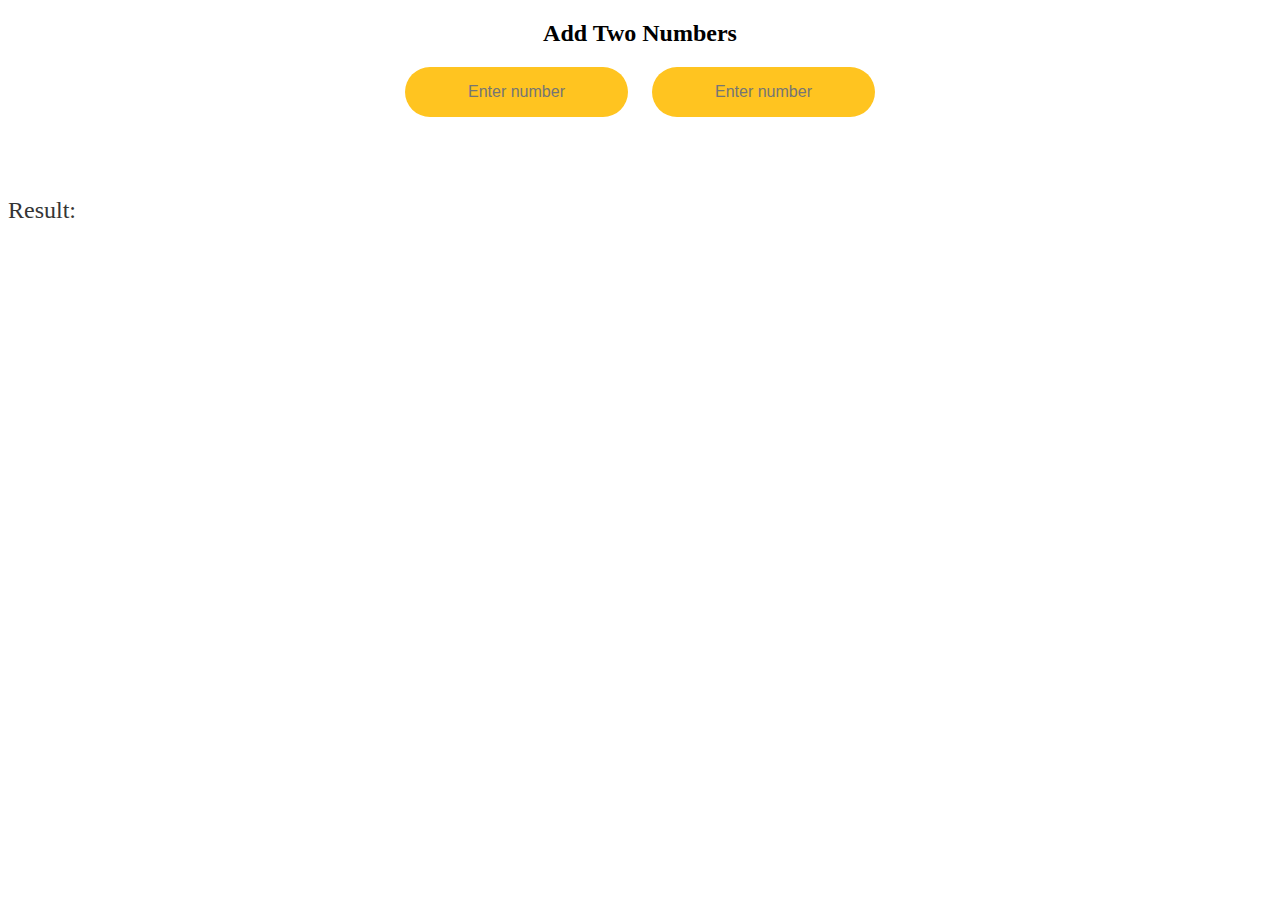
<file: sum-of-2-num/index.html>
<!DOCTYPE html>
<html lang="en">
    <html>
    <meta charset="UTF-8">
    <meta name="viewport" content="width=device-width, initial-scale=1.0">
    <title>Sum of two num</title>
    <link rel="stylesheet" href="style.css">
    <body>
        <h2 class="main_head">
            Add Two Numbers
        </h2>
        <div class="enter_num">
            <input 
                type="text" 
                inputmode="numeric"
                id="num1"
                placeholder="Enter number"
                oninput="addNumber()"
            />
            <input 
                type="text"
                inputmode="numeric"
                id="num2"
                placeholder="Enter number"
                oninput="addNumber()"
            />
        </div>
        <p id ="result"> Result:</p>
        <script src="script.js"></script>
    </body>
</html>
</file>
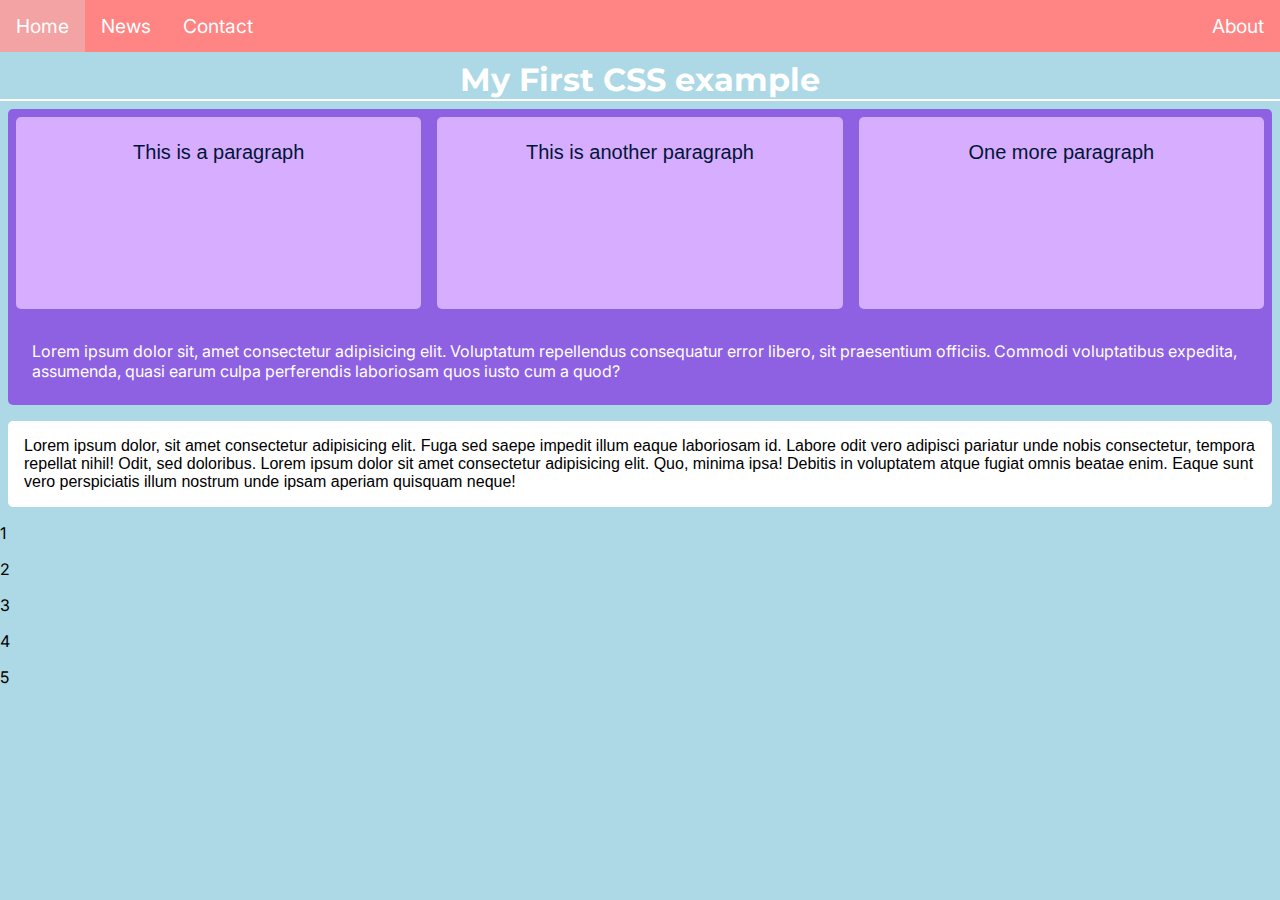
<file: New/NEW CSS/index.html>
<!DOCTYPE html>
<html>
    <head>
        <link rel="stylesheet" href="style.css">
        <link rel="preconnect" href="https://fonts.googleapis.com">
        <link rel="preconnect" href="https://fonts.gstatic.com" crossorigin>
        <link href="https://fonts.googleapis.com/css2?family=Montserrat:wght@700&display=swap" rel="stylesheet">
        <link href="https://fonts.googleapis.com/css2?family=Inter:wght@400;500;600&display=swap" rel="stylesheet">
    </head>
    <body>
        <div class="page">
            <div class="section0">
                <ul class="nv">
                    <li>
                        <a href="#home">Home</a>
                    </li>
                    <li>
                        <a href="#news">News</a>
                    </li>
                    <li>
                        <a href="#contact">Contact</a>
                    </li>
                    <li class="ab">
                        <a href="#about">About</a>
                    </li>
                </ul>
                <h1 class="main-head">
                    My First CSS example
                </h1>
            </div>

            <div class="section1">
                <div class="section1a">
                    <p>
                        This is a paragraph
                    </p>
                    <p>
                        This is another paragraph
                    </p>
                    <p>
                        One more paragraph
                    </p>
                </div>
                <p>
                    Lorem ipsum dolor sit, amet consectetur adipisicing elit.
                    Voluptatum repellendus consequatur error libero, sit praesentium
                    officiis. Commodi voluptatibus expedita, assumenda, quasi earum 
                    culpa perferendis laboriosam quos iusto cum a quod?
                </p>
            </div>

            <div class="section2">
                <p>
                    Lorem ipsum dolor, sit amet consectetur adipisicing elit. 
                    Fuga sed saepe impedit illum eaque laboriosam id. Labore odit 
                    vero adipisci pariatur unde nobis consectetur, tempora repellat 
                    nihil! Odit, sed doloribus. Lorem ipsum dolor sit amet consectetur 
                    adipisicing elit. Quo, minima ipsa! Debitis in voluptatem atque 
                    fugiat omnis beatae enim. Eaque sunt vero perspiciatis illum nostrum 
                    unde ipsam aperiam quisquam neque!
                </p>
            </div>
            <div class="grid-container">
                <p>1</p>
                <p>2</p>
                <p>3</p>
                <p>4</p>
                <p>5</p>
            </div>

        </div>
    </body>
</html>
</file>
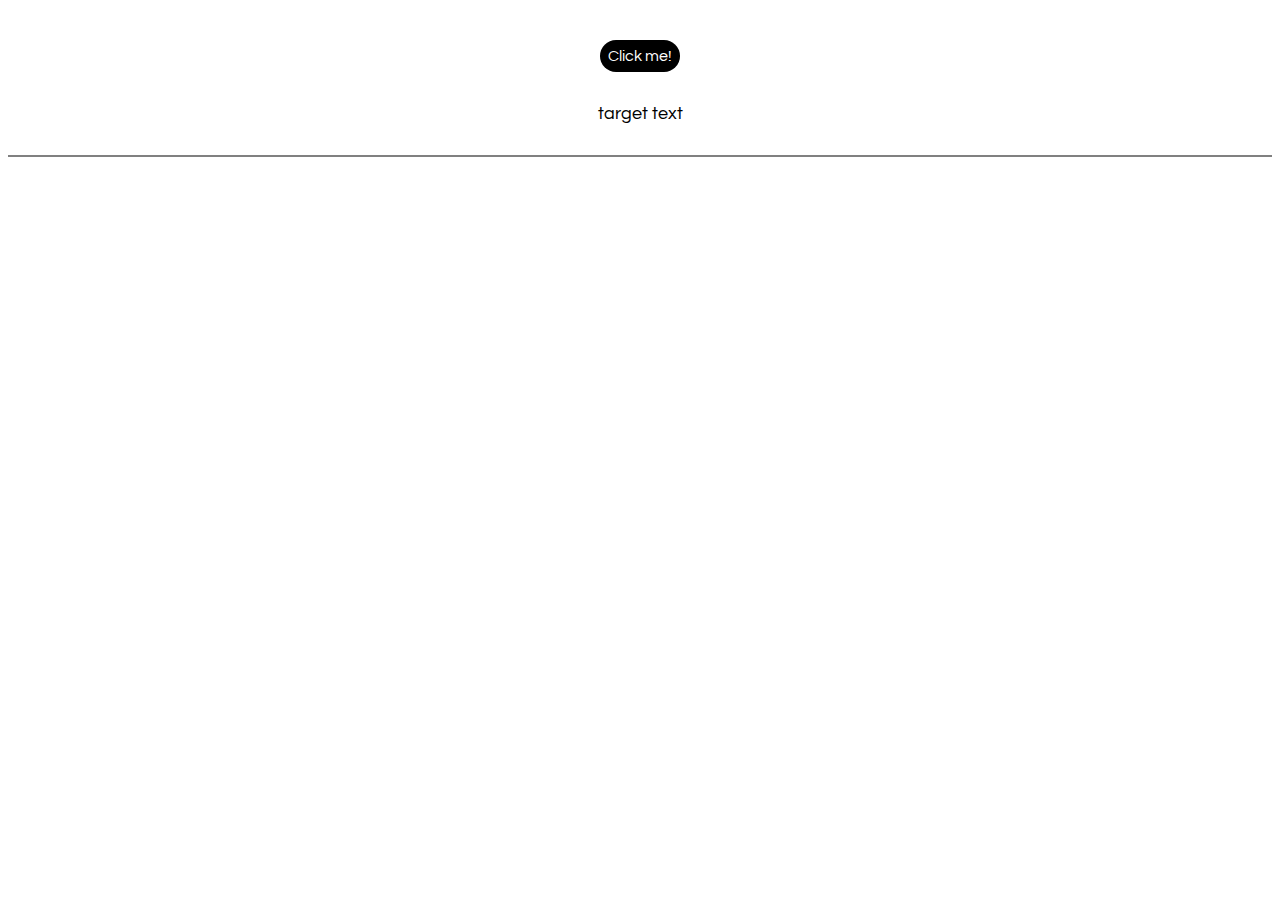
<file: New/NEW JS/index.html>
<!DOCTYPE html>
<html>
    <head>
        <title>New JS page</title>
        <link rel="stylesheet" href="style.css">
        <link rel="preconnect" href="https://fonts.googleapis.com">
        <link rel="preconnect" href="https://fonts.gstatic.com" crossorigin>
        <link href="https://fonts.googleapis.com/css2?family=Playfair+Display:wght@400;600;700&display=swap" rel="stylesheet">
        <link href="https://fonts.googleapis.com/css2?family=Dancing+Script:wght@400;600;700&display=swap" rel="stylesheet">
        <link href="https://fonts.googleapis.com/css2?family=Lobster&display=swap" rel="stylesheet">
        <link href="https://fonts.googleapis.com/css2?family=Questrial&display=swap" rel="stylesheet">
    </head>
    <body>
        <div class="container">
            <button type="button" id="btn">
                Click me!
            </button>
        </div>
        <p id="demo">
            target text
        </p>
        <script src="script.js"></script>
    </body>
</html>
</file>
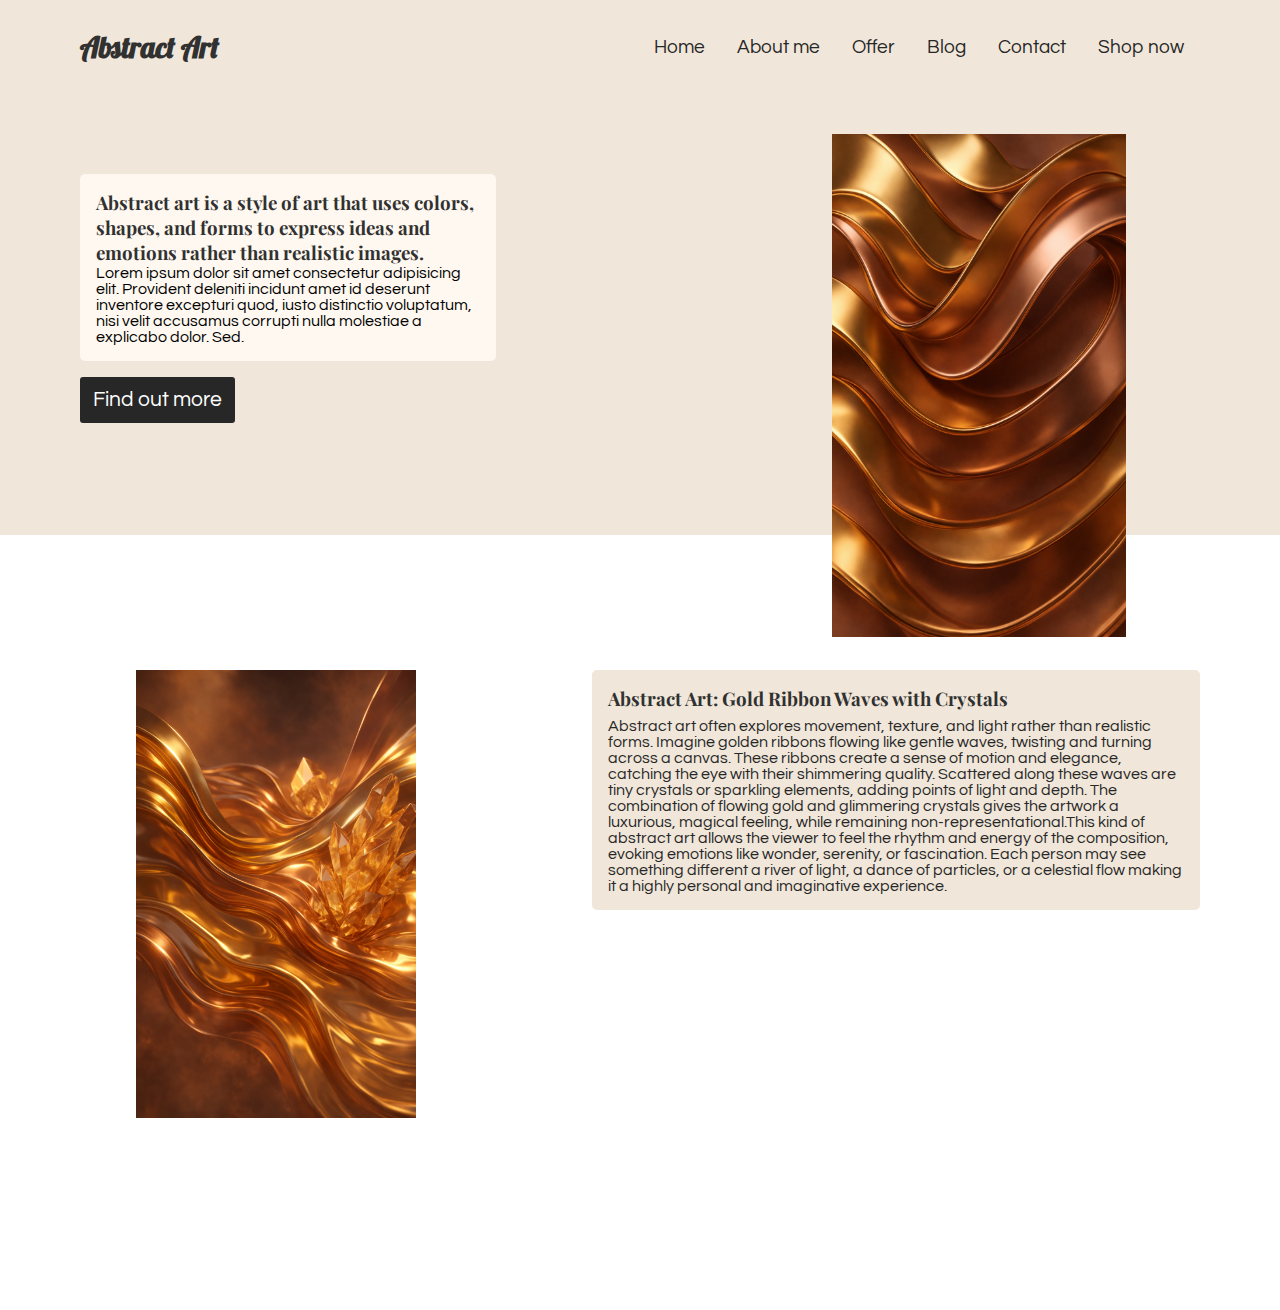
<file: New/NEWPAGE1/index.html>
<!DOCTYPE html>
<html>
    <head>
        <title>New Page</title>
        <link rel="stylesheet" href="style.css">
        <link rel="preconnect" href="https://fonts.googleapis.com">
        <link rel="preconnect" href="https://fonts.gstatic.com" crossorigin>
        <link href="https://fonts.googleapis.com/css2?family=Playfair+Display:wght@400;600;700&display=swap" rel="stylesheet">
        <link href="https://fonts.googleapis.com/css2?family=Lobster&display=swap" rel="stylesheet">
        <link href="https://fonts.googleapis.com/css2?family=Questrial&display=swap" rel="stylesheet">
        <link href="https://fonts.googleapis.com/css2?family=Montserrat:wght@700&display=swap" rel="stylesheet">
        <link href="https://fonts.googleapis.com/css2?family=Inter:wght@400;500;600&display=swap" rel="stylesheet">
    </head>
    <body>
        <div class="page">
            <div class="section0">
                <div class="section0a">
                    <div class="section0awarp">
                        <div class="nv">
                            <h3 class="nvh">Abstract Art</h3>
                            <ul class="nvlist">
                                <li>
                                    <a href="#home">Home</a>
                                </li>
                                <li>
                                    <a href="#aboutme">About me</a>
                                </li>
                                <li>
                                    <a href="#offer">Offer</a>
                                </li>
                                <li>
                                    <a href="#blog">Blog</a>
                                </li>
                                <li>
                                    <a href="#contact">Contact</a>
                                </li>
                                <li>
                                    <a href="#shopnow">Shop now</a>
                                </li>
                            </ul>
                        </div>
                        <div class="section0a1">
                            <h3>
                                Abstract art is a style of art that uses colors, shapes, and 
                                forms to express ideas and emotions rather than realistic images.
                            </h3>
                            <p>
                                Lorem ipsum dolor sit amet consectetur adipisicing elit. 
                                Provident deleniti incidunt amet id deserunt inventore 
                                excepturi quod, iusto distinctio voluptatum, nisi velit 
                                accusamus corrupti nulla molestiae a explicabo dolor. Sed.
                            </p>
                        </div>
                        <a class="findout" href="#findout">Find out more</a>
                    </div>
                </div>
                <div class="section0b">
                </div>
                <div class="image1">
                </div>
            </div>
            <div class="section1">
                <div class="section1a">
                    <h3>
                        Abstract Art: Gold Ribbon Waves with Crystals
                    </h3>
                    <p>
                        Abstract art often explores movement, texture, and light rather than realistic forms. Imagine 
                        golden ribbons flowing like gentle waves, twisting and turning across a canvas. These ribbons 
                        create a sense of motion and elegance, catching the eye with their shimmering quality. Scattered 
                        along these waves are tiny crystals or sparkling elements, adding points of light and depth. The 
                        combination of flowing gold and glimmering crystals gives the artwork a luxurious, magical feeling, 
                        while remaining non-representational.This kind of abstract art allows the viewer to feel the rhythm 
                        and energy of the composition, evoking emotions like wonder, serenity, or fascination. Each person 
                        may see something different a river of light, a dance of particles, or a celestial flow making it a 
                        highly personal and imaginative experience.
                    </p>
                </div>
                <div class="image2">
                </div>
            </div>
        </div>
    </body>
</html>
</file>
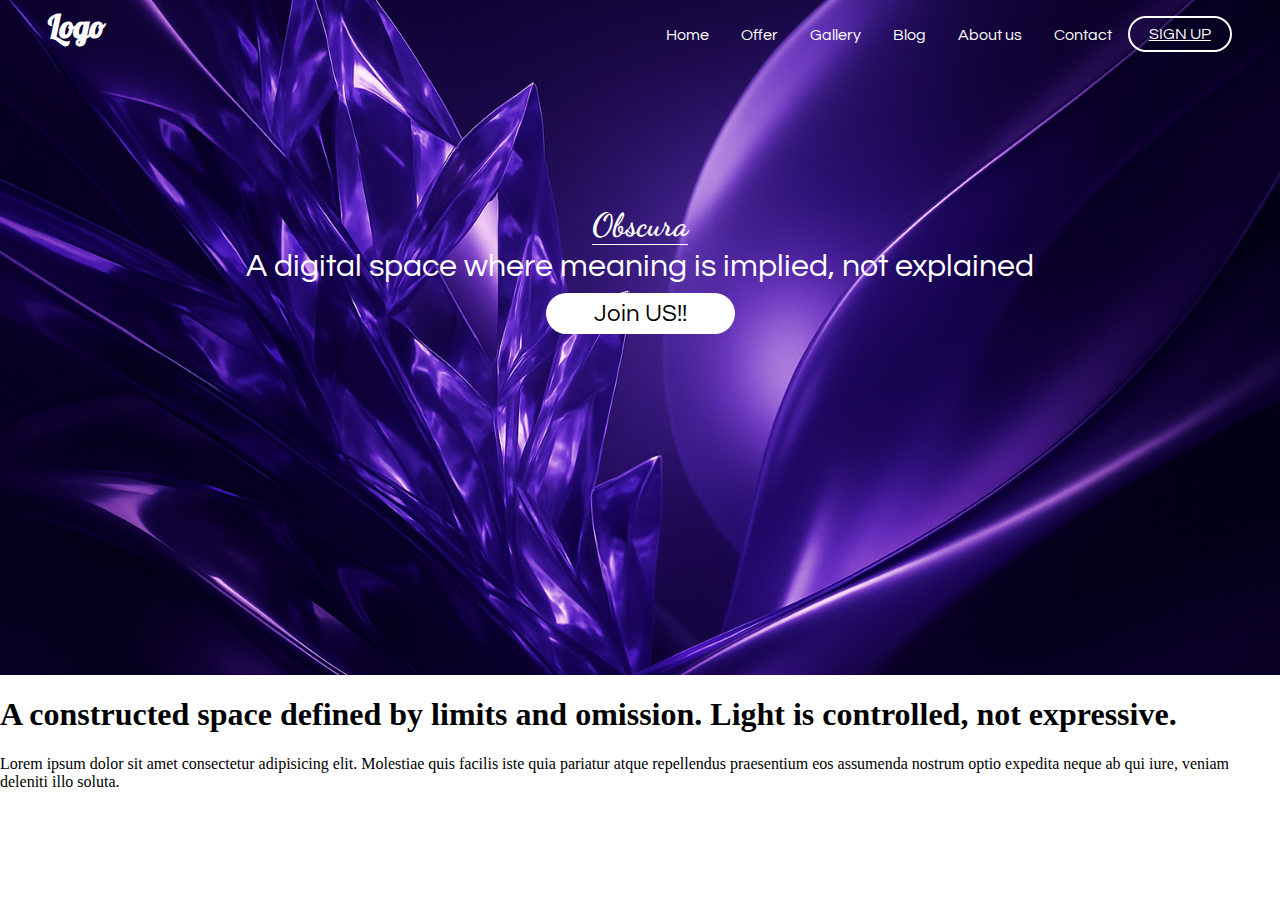
<file: New/NEWPAGE2/index.html>
<!DOCTYPE html>
<html>

    <head>
        <title>New Page2</title>
        <link rel="stylesheet" href="style.css">
        <link rel="preconnect" href="https://fonts.googleapis.com">
        <link rel="preconnect" href="https://fonts.gstatic.com" crossorigin>
        <link href="https://fonts.googleapis.com/css2?family=Playfair+Display:wght@400;600;700&display=swap" rel="stylesheet">
        <link href="https://fonts.googleapis.com/css2?family=Dancing+Script:wght@400;600;700&display=swap" rel="stylesheet">
        <link href="https://fonts.googleapis.com/css2?family=Lobster&display=swap" rel="stylesheet">
        <link href="https://fonts.googleapis.com/css2?family=Questrial&display=swap" rel="stylesheet">
        <link href="https://fonts.googleapis.com/css2?family=Montserrat:wght@700&display=swap" rel="stylesheet">
        <link href="https://fonts.googleapis.com/css2?family=Inter:wght@400;500;600&display=swap" rel="stylesheet">
    </head>

    <body>
        <div class="hero">
            <nav class="nav">
                <h3 class="logo">Logo</h3>
                <ul class="navlist">
                    <div class="navlist1">
                        <li><a href="#home">Home</a></li>
                        <li><a href="#offer">Offer</a></li>
                        <li><a href="#gallery">Gallery</a></li>
                        <li><a href="#blog">Blog</a></li>
                        <li><a href="#aboutus">About us</a></li>
                        <li><a href="#contact">Contact</a></li>
                    </div>
                    <li class="signup"><a href="#signup">SIGN UP</a></li>
                </ul>
            </nav>
            <div class="hero-main">
                <h1>Obscura</h1>
                <p>A digital space where meaning is implied, not explained</p>
                <a href="#joinus">Join US!!</a>
            </div>
        </div>
        <div class="section1">
            <h1>
                A constructed space defined by limits and omission.
                Light is controlled, not expressive.
            </h1>
            <p>
                Lorem ipsum dolor sit amet consectetur adipisicing 
                elit. Molestiae quis facilis iste quia pariatur 
                atque repellendus praesentium eos assumenda nostrum 
                optio expedita neque ab qui iure, veniam deleniti illo 
                soluta.
            </p>
        </div>
    </body>
</html>
</file>
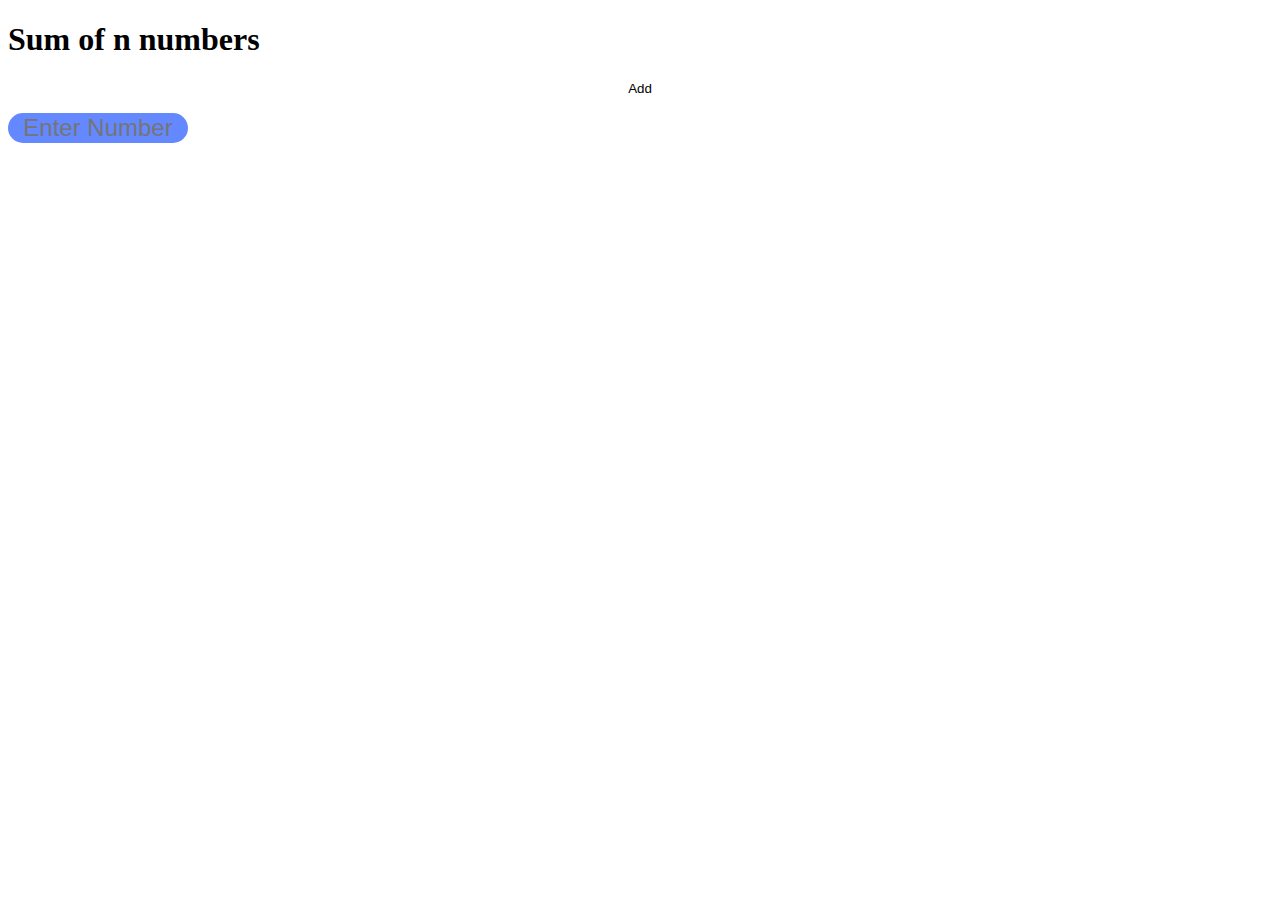
<file: sum-of-2-num/sum of n num/index.html>
<!DOCTYPE html>
<html>
    <head>
        <meta charset="UTF-8">
        <meta name="viewport" content="width=device-width, initial-scale=1.0">
        <title>Sum of two n num</title>
        <link rel="stylesheet" href="style.css">
    </head>
    <body>
        <h1>
            Sum of n numbers
        </h1>
        <div id="inputs_container_warpper">
            <div id = "inputs_container">
                <input 
                    type="text"
                    inputmode="numeric"
                    class="enter_input"
                    placeholder="Enter Number"
                />
            </div>
            <button id="addBtn">Add</button >
        </div>
    <script src="script.js"></script>
    </body>
</html>
</file>
<file: sum-of-2-num/style.css>
.main_head{
    text-align: center;
}

.enter_num{
    text-align: center;
    letter-spacing: 20px;
}
.enter_num>input{
    padding: 1rem .5rem;
    font-size: 100%;
    text-align: center;
    border-radius: 999px;
    background-color: rgb(255, 196, 32);
    border: none;
    outline: none;
}

#result{
    margin-top: 5rem;
    font-size: 150%;
    color: rgb(53, 53, 53);

}
</file>
<file: New/NEW CSS/style.css>
body {
    margin: 0;
    background-color: lightblue;
    font-family: 'Inter', sans-serif;
}

.nv {
    display: flex;
    list-style: none;
    background-color: rgb(255, 132, 132);
    margin: 0;
    padding: 0;
}

.nv a {
    display: block;
    font-size: 1.2rem;
    color: white;
    padding: 14px 16px;
    text-decoration: none;
}

.nv a:hover {
    background-color: rgb(243, 163, 163);
}

.ab {
    margin-left: auto;
}

.main-head {
    color: white;
    text-align: center;
    border-bottom: 2px solid white;
    font-family: 'Montserrat', sans-serif;
    margin: .5rem 0;
}

.section1 {
    margin: .5rem;
    background-color: rgb(142, 97, 226);
    border-radius: 5px;
}

.section1 p {
    color: white;
    padding: 1.5rem;
    margin: 0;
}

.section1a {
    display: flex;
}

.section1a > p {
    flex: 1;
    min-height: 9rem;
    background-color: rgb(215, 173, 255);
    border-radius: 5px;
    margin: .5rem;
    text-align: center;
    color: rgb(0, 22, 54);
    font-family: Verdana, Geneva, Tahoma, sans-serif;
    font-size: 20px;
}

.section2{
    background-color: white;
    margin: .5rem;
    border-radius: 5px;
}
.section2 p{
    padding: 1rem;
    font-family: Verdana, Geneva, Tahoma, sans-serif;
}
</file>
<file: New/NEW JS/style.css>
.container{
    display: flex;
    justify-content: center;
}
#btn{
    color: white;
    cursor: pointer;
    border: none;
    font-size: 1rem;
    font-family: 'Questrial', sans-serif;
    margin-top: 2rem;
    padding: .5rem;
    border-radius: 999px;
    background-color: black;
}
#demo{
    font-size: large;
    font-family: 'Questrial', sans-serif;
    margin-top: 2rem;
    padding-bottom: 2rem;
    text-align: center;
    border-bottom: 2px solid gray;
}
</file>
<file: New/NEWPAGE1/style.css>
body{
    margin: 0;
}

.section0a{
    min-height: auto;
    padding-bottom:  2rem; 
    background-color: rgb(240, 230, 217);
}
.section0awarp{
    margin-left: 5rem;
    margin-right: 5rem;
}
.nv{
    display: flex;
    align-items: center;
    margin-bottom: 5rem;
}
.nvh{
    color: rgb(49, 49, 49);
    font-family: 'Lobster', cursive;
    font-size: 1.8rem;
    margin-right: auto;
}
.nvlist{
    display: flex;
    flex-wrap: wrap;
    list-style-type: none;
    align-items: center;
    padding-left: 2rem;
}
.nvlist a{
    display: block;
    font-size: 1.2rem;
    font-family: 'Questrial', sans-serif;
    color: rgb(39, 39, 39);
    padding: 14px 16px;
    text-decoration: none;
}
.nvlist a:hover{
    text-decoration: underline;
    color: rgb(240, 230, 217);
    background-color: rgb(52, 55, 58);
    border-radius: 999px;
}
.section0a1{
    padding: 1rem;
    max-width: 30vw;
    background-color: rgb(255, 248, 240);
    border-radius: 5px;
    margin-bottom: 1rem;
}
.section0a1 h3{
    font-family: 'Playfair Display', serif;
    color: rgb(49, 49, 49);
    margin-top: 0;
    margin-bottom: 0;
}
.section0a1 p{
    margin: 0;
    font-family: 'Questrial', sans-serif;
}
.findout{
    list-style: none;
    display: inline-block;
    background-color: rgb(39, 39, 39);
    border-radius: 3px;
    font-family: 'Questrial', sans-serif;
    color: white;
    font-size: 1.3rem;
    padding: .8rem;
    text-decoration: none;
    margin-bottom: 5rem;
}
.findout:hover{
    background-color: rgb(255, 255, 255);
    color: black;
    text-decoration: underline;
}

.section0{
    position: relative;
}
.image1{
    position: absolute;
    top: 20%;
    left: 65%;
    width: 23%;
    height: 75%;
    background-image: url(media/1.png);
    background-size: cover;
    background-repeat: no-repeat;
    background-position: center;
    z-index: 2;
}
.section0b{
    height: 15vh;
}

.section1{
    height: 40rem;
    display: flex;
    justify-content: flex-end;
    align-items: start;
    margin-left: 5rem;
    margin-right: 5rem;
    position: relative;
}
.section1a{
    padding: 1rem;
    max-width: 45vw;
    border-radius: 5px;
    background-color: rgb(240, 230, 217);
}
.section1 h3{
    font-family: 'Playfair Display', serif;
    color: rgb(49, 49, 49);
    margin: 0;
    margin-bottom: .4rem;
}
.section1a p{
    font-family: 'Questrial', sans-serif;
    color: rgb(39, 39, 39);;
    margin: 0;
}
.image2{
    position: absolute;
    background-image: url(media/3.png);
    top: 0;
    left: 5%;
    width: 25%;
    height: 70%;
    background-size: cover;
    background-repeat: no-repeat;
    background-position: center;
    z-index: 2;
}
</file>
<file: New/NEWPAGE2/style.css>
body{
    margin: 0;
}
.hero{
    background-image: url(media/1.png);
    min-height: 75vh;
    background-size: cover;
    background-repeat: no-repeat;
    background-position: center;
}
.nav{
    display: flex;
    align-items: center;
    margin-left: 3rem;
    margin-right: 3rem;
}
.logo{
    color: white;
    font-family: 'Lobster', cursive;
    margin-top: .4rem;
    margin-right: auto;
    font-size: 2rem;
}
.navlist{
    display: flex;
    flex-wrap: wrap;
    margin-top: .4rem;
    list-style-type: none;
    align-items: center;
    font-family: 'Questrial', sans-serif;
}
.navlist1{
    display: flex;
    flex-wrap: wrap;
}
.navlist1 a{
    display: inline-block;
    color: white;
    margin-top: .1rem;
    padding: 0.7rem 1rem;
    text-decoration: none;
}
.navlist1 a:hover{
    text-decoration: underline;
    color: rgb(85, 26, 221);
    background-color: black;
    border-radius: 999px;
}
.signup a{
    display: block;
    color: white;
    border: 2px solid white;
    border-radius: 999px;
    padding: 0.5rem 1.2rem;
    text-align: center;
}
.signup a:hover{
    color: black;
    text-decoration: underline;
}
.signup:hover{
    background-color: white;
    border-radius: 999px;
}
.hero-main{
    text-align: center;
}
.hero-main h1{
    display: inline-block;
    font-family: 'Dancing Script', cursive;
    border-bottom: 1px solid white;
    margin-top: 10%;
    margin-bottom: 0;
    color: white;
}
.hero-main p{
    margin-top: .3rem;
    color: white;
    font-family: 'Questrial', sans-serif;
    font-size: 2rem;
    margin-bottom: 0.6rem;
}
.hero-main a{
    display: inline-block;
    color: rgb(0, 0, 0);
    background-color: rgb(255, 255, 255);
    border-radius: 999px;
    text-decoration: none;
    font-family: 'Questrial', sans-serif;
    font-size: 1.5rem;
    padding: .5rem 3rem; 
}
.hero-main a:hover{
    text-decoration: underline;
    background-color: black;
    color: rgb(85, 26, 221);
}
</file>
<file: sum-of-2-num/sum of n num/style.css>
#inputs_container_warpper{
    display: flex;
    flex-direction: column-reverse;
    gap: .5rem;
}

.enter_input{
    margin-top: .5rem;
    margin-right: .5rem;
    border: none;
    text-align: center;
    font-size: 1.5rem ;
    width: 11rem;
    background-color: rgb(100, 136, 255);
    border-radius: 999px;
}

#addBtn{
    background-color: transparent;
    border: none;
    cursor: pointer;
}
</file>
